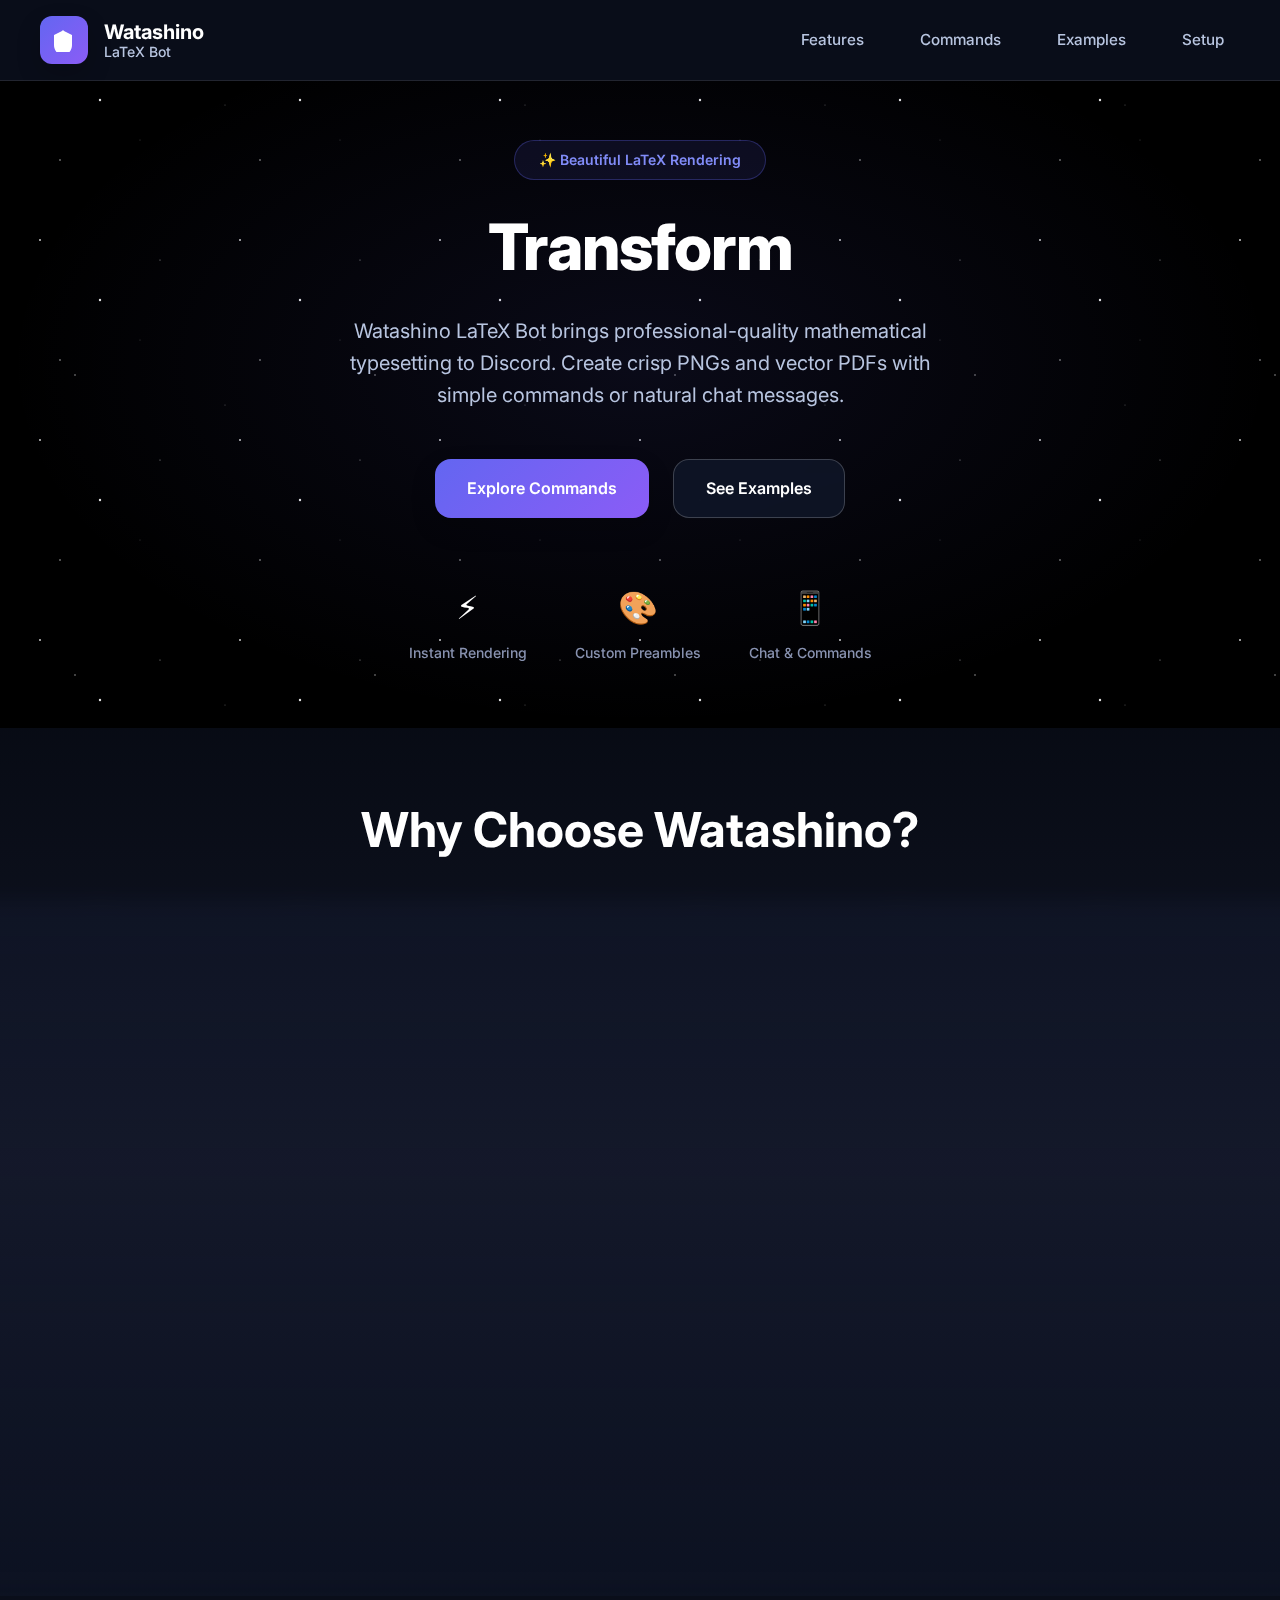
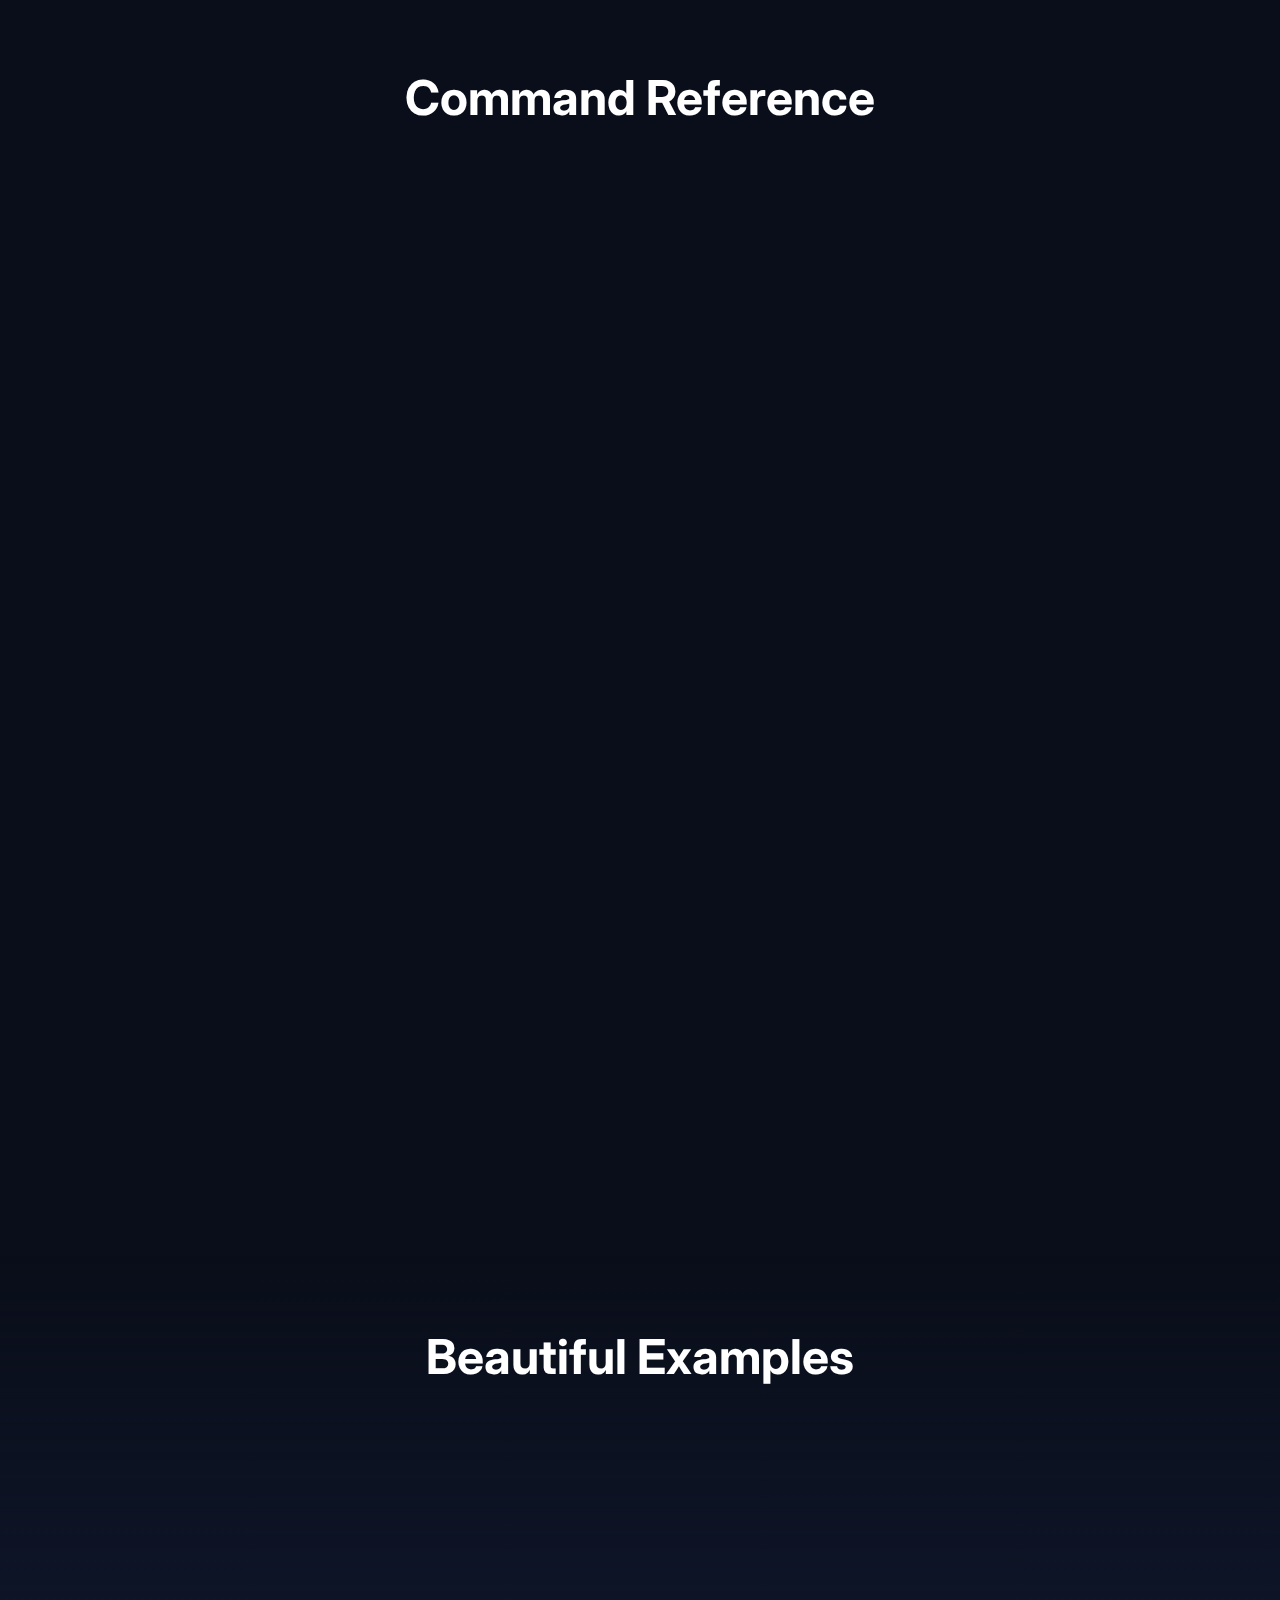
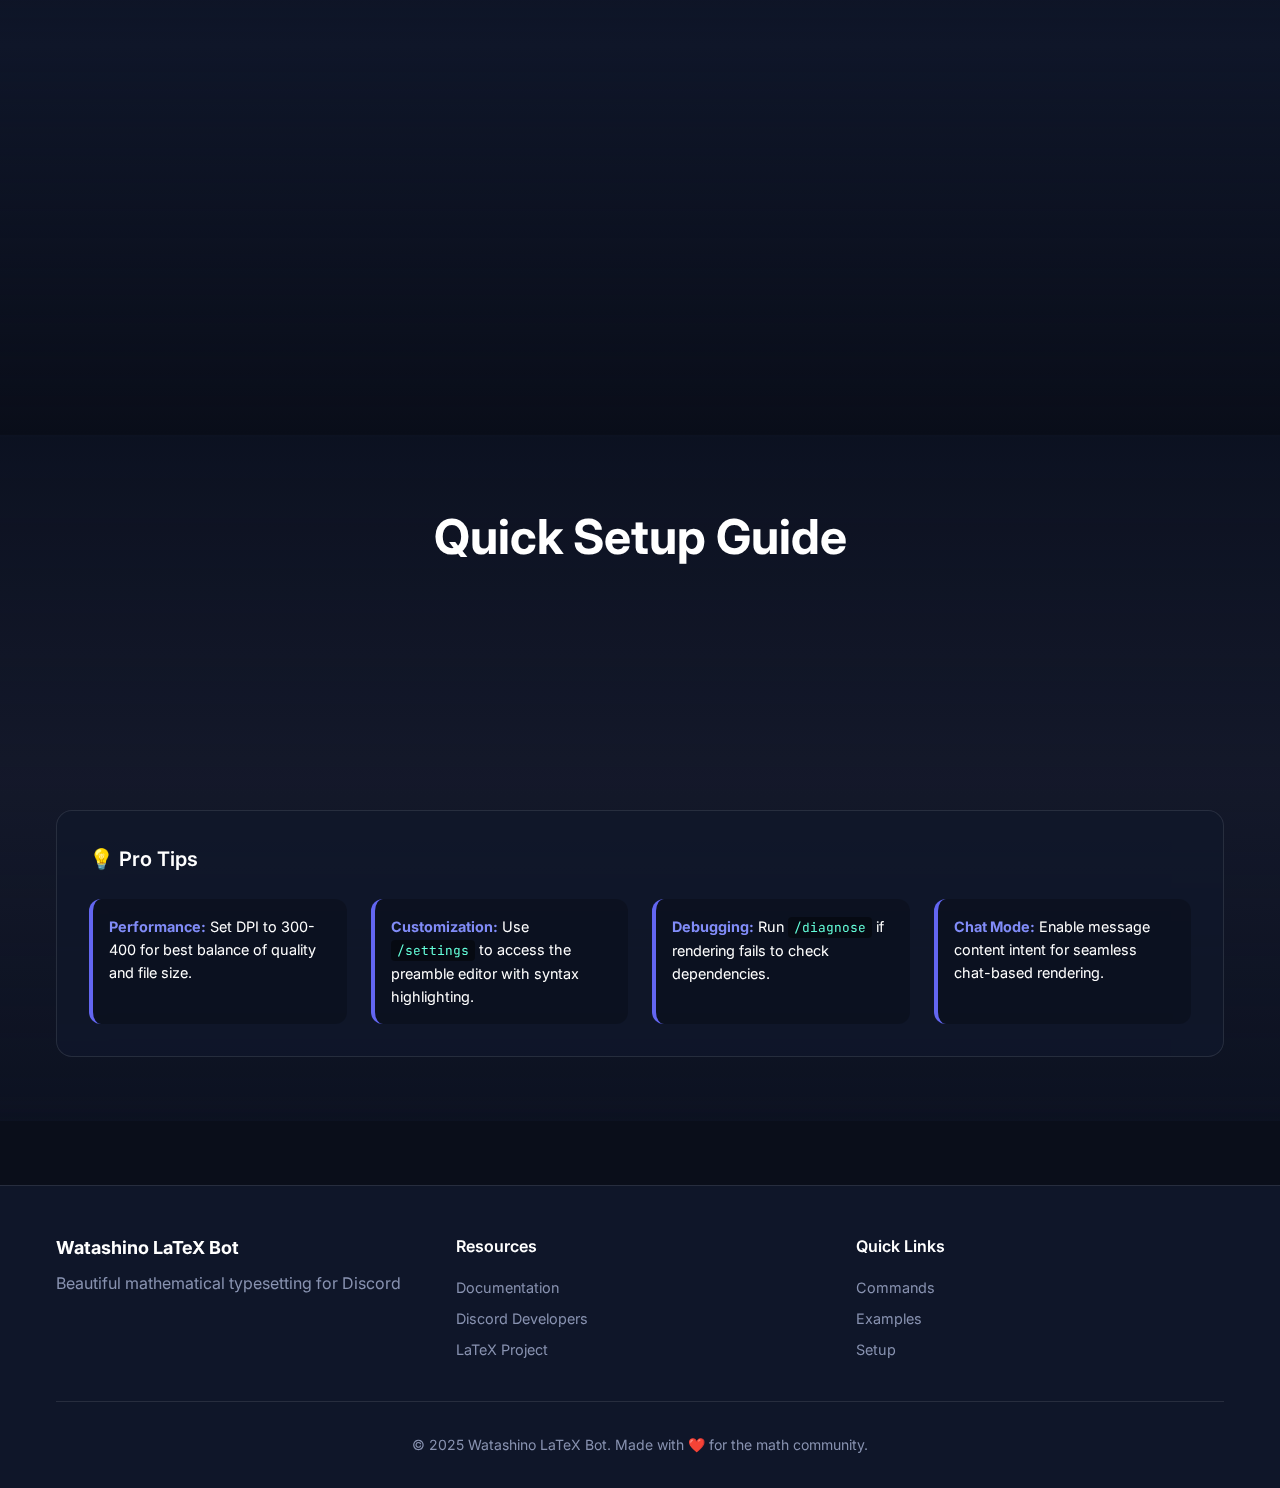
<file: docs/index.html>
<!DOCTYPE html>
<html lang="en">
<head>
  <meta charset="utf-8" />
  <meta name="viewport" content="width=device-width, initial-scale=1" />
  <meta http-equiv="Content-Type" content="text/html; charset=utf-8" />
  <title>Watashino LaTeX Bot — Beautiful LaTeX Rendering for Discord</title>
  <link rel="preconnect" href="https://fonts.googleapis.com">
  <link rel="preconnect" href="https://fonts.gstatic.com" crossorigin>
  <link href="https://fonts.googleapis.com/css2?family=Inter:wght@300;400;500;600;700;800&display=swap" rel="stylesheet">
  <link href="https://fonts.googleapis.com/css2?family=JetBrains+Mono:wght@400;500;600&display=swap" rel="stylesheet">
  <link rel="stylesheet" href="styles.css" />
  <meta name="description" content="Watashino LaTeX Bot renders beautiful LaTeX expressions directly in Discord. Use slash commands or chat messages to create crisp PNGs and vector PDFs." />
  <link rel="icon" href="data:image/svg+xml,<svg xmlns=%22http://www.w3.org/2000/svg%22 viewBox=%220 0 100 100%22><text y=%22.9em%22 font-size=%2290%22>📝</text></svg>">
</head>
<body>
  <div class="stars"></div>
  <div class="twinkling"></div>
  
  <header class="site-header">
    <div class="container header-content">
      <div class="brand">
        <div class="logo">
          <svg viewBox="0 0 24 24" fill="currentColor">
            <path d="M12 2L2 7v10c0 5.55 3.84 9.739 9 11 5.16-1.261 9-5.45 9-11V7l-10-5z"/>
            <text x="12" y="16" text-anchor="middle" font-size="8" fill="white">𝓛</text>
          </svg>
        </div>
        <div class="title">
          <span class="title-main">Watashino</span>
          <span class="title-sub">LaTeX Bot</span>
        </div>
      </div>
      <nav>
        <a href="#features">Features</a>
        <a href="#commands">Commands</a>
        <a href="#examples">Examples</a>
        <a href="#setup">Setup</a>
      </nav>
    </div>
  </header>

  <main>
    <section class="hero">
      <div class="container">
        <div class="hero-badge">✨ Beautiful LaTeX Rendering</div>
        <h1>Transform your math into <span class="gradient-text">stunning visuals</span></h1>
        <p>Watashino LaTeX Bot brings professional-quality mathematical typesetting to Discord. Create crisp PNGs and vector PDFs with simple commands or natural chat messages.</p>
        <div class="cta">
          <a class="btn primary glow" href="#commands">Explore Commands</a>
          <a class="btn glass" href="#examples">See Examples</a>
        </div>
        <div class="hero-stats">
          <div class="stat">
            <div class="stat-number">⚡</div>
            <div class="stat-label">Instant Rendering</div>
          </div>
          <div class="stat">
            <div class="stat-number">🎨</div>
            <div class="stat-label">Custom Preambles</div>
          </div>
          <div class="stat">
            <div class="stat-number">📱</div>
            <div class="stat-label">Chat & Commands</div>
          </div>
        </div>
      </div>
    </section>

    <section class="section glass-section" id="features">
      <div class="container">
        <h2>Why Choose Watashino?</h2>
        <div class="features-grid">
          <div class="feature-card">
            <div class="feature-icon">💬</div>
            <h3>Natural Chat Integration</h3>
            <p>Type LaTeX directly in chat or DMs. The bot automatically detects and renders your expressions with typing indicators.</p>
          </div>
          <div class="feature-card">
            <div class="feature-icon">🎛️</div>
            <h3>Powerful Customization</h3>
            <p>Configure DPI, toggle captions, and edit your LaTeX preamble with an intuitive modal interface.</p>
          </div>
          <div class="feature-card">
            <div class="feature-icon">📄</div>
            <h3>Dual Output Formats</h3>
            <p>Get both PNG images for quick sharing and vector PDFs for professional documents and further editing.</p>
          </div>
          <div class="feature-card">
            <div class="feature-icon">⚙️</div>
            <h3>Smart Processing</h3>
            <p>Auto-detects inline vs display math, supports code fences, and preserves document margins for full LaTeX files.</p>
          </div>
        </div>
      </div>
    </section>

    <section class="section" id="commands">
      <div class="container">
        <h2>Command Reference</h2>
        <div class="cards">
          <div class="card spotlight">
            <div class="card-header">
              <h3>/latex</h3>
              <span class="badge primary">Essential</span>
            </div>
            <p>Transform your LaTeX expression into beautiful PNG and PDF outputs.</p>
            <div class="code-block">
              <pre><code>/latex code: "$\\int_0^1 x^2\\,dx = \\frac{1}{3}$"</code></pre>
            </div>
            <ul class="feature-list">
              <li>Crisp PNG preview with customizable DPI</li>
              <li>Vector PDF for professional use</li>
              <li>Uses your custom preamble automatically</li>
            </ul>
          </div>
          
          <div class="card">
            <div class="card-header">
              <h3>/start</h3>
              <span class="badge">Welcome</span>
            </div>
            <p>Get a warm welcome and comprehensive usage guide to get started quickly.</p>
          </div>
          
          <div class="card">
            <div class="card-header">
              <h3>/settings</h3>
              <span class="badge secondary">Interactive</span>
            </div>
            <p>Open an interactive panel with buttons and modals for easy configuration.</p>
            <ul class="feature-list">
              <li>Toggle code in caption with one click</li>
              <li>Edit your preamble in a full-screen modal</li>
              <li>Real-time settings updates</li>
            </ul>
          </div>
          
          <div class="card">
            <div class="card-header">
              <h3>/setdpi</h3>
              <span class="badge">Quality</span>
            </div>
            <p>Fine-tune image resolution from 100 to 1000 DPI for perfect clarity.</p>
            <div class="code-block">
              <pre><code>/setdpi dpi: 400</code></pre>
            </div>
          </div>
          
          <div class="card">
            <div class="card-header">
              <h3>/getmypreamble</h3>
              <span class="badge">Info</span>
            </div>
            <p>View your current LaTeX preamble configuration.</p>
          </div>
          
          <div class="card">
            <div class="card-header">
              <h3>/overleaf</h3>
              <span class="badge secondary">Editor</span>
            </div>
            <p>Open a modal with a large, code editor-like textarea to type or paste LaTeX comfortably.</p>
            <ul class="feature-list">
              <li>Supports inline math, display math, or full documents</li>
              <li>Returns PNG + PDF on submit</li>
              <li>No features removed—this is an optional, focused workflow</li>
            </ul>
          </div>
          
          <div class="card">
            <div class="card-header">
              <h3>/diagnose</h3>
              <span class="badge warning">Debug</span>
            </div>
            <p>Check if pdflatex and Ghostscript are properly installed and accessible.</p>
          </div>
        </div>
      </div>
    </section>

    <section class="section alt" id="examples">
      <div class="container">
        <h2>Beautiful Examples</h2>
        <div class="examples-showcase">
          <div class="example-card">
            <div class="example-header">
              <h4>Simple Expressions</h4>
              <span class="example-type">Inline Math</span>
            </div>
            <div class="code-preview">
              <div class="code-section">
                <div class="code-label">Input:</div>
                <div class="code-block">
                  <pre><code>$x^2 + y^2 = r^2$</code></pre>
                </div>
              </div>
              <div class="preview-section">
                <div class="preview-label">Result:</div>
                <div class="preview">
                  <img src="circleeq.png" alt="Simple math example" loading="lazy" />
                </div>
              </div>
            </div>
          </div>
          
          <div class="example-card">
            <div class="example-header">
              <h4>Complex Equations</h4>
              <span class="example-type">Display Math</span>
            </div>
            <div class="code-preview">
              <div class="code-section">
                <div class="code-label">Input:</div>
                <div class="code-block">
                  <pre><code>$$\sum_{n=1}^{\infty} \frac{1}{n^2} = \frac{\pi^2}{6}$$</code></pre>
                </div>
              </div>
              <div class="preview-section">
                <div class="preview-label">Result:</div>
                <div class="preview">
                  <img src="complexeq.png" alt="Complex equation example" loading="lazy" />
                </div>
              </div>
            </div>
          </div>
          
          <div class="example-card highlight">
            <div class="example-header">
              <h4>Chat Integration</h4>
              <span class="example-type">Natural Flow</span>
            </div>
            <div class="chat-demo">
              <div class="message user">
                <div class="message-content">$$\frac{d}{dx}[\sin(x)] = \cos(x)$$</div>
              </div>
              <div class="typing-indicator">
                <div class="typing-dots">
                  <span></span><span></span><span></span>
                </div>
                <span>Watashino LaTeX Bot is typing...</span>
              </div>
              <div class="message bot">
                <div class="message-content">
                  <div class="attachment">📎 expression.png • expression.pdf</div>
                </div>
              </div>
            </div>
          </div>
        </div>
      </div>
    </section>

    <section class="section glass-section" id="setup">
      <div class="container">
        <h2>Quick Setup Guide</h2>
        <div class="setup-grid">
          <div class="setup-step">
            <div class="step-number">1</div>
            <div class="step-content">
              <h3>Dependencies</h3>
              <ul class="setup-list">
                <li>Install Python 3.9+</li>
                <li>Install Ghostscript</li>
                <li>Install TeX Live or MiKTeX</li>
              </ul>
            </div>
          </div>
          <div class="setup-step">
            <div class="step-number">2</div>
            <div class="step-content">
              <h3>Configuration</h3>
              <ul class="setup-list">
                <li>Copy <code>.env.example</code> to <code>.env</code></li>
                <li>Add your Discord bot token</li>
                <li>Optional: Enable message content intent</li>
              </ul>
            </div>
          </div>
          <div class="setup-step">
            <div class="step-number">3</div>
            <div class="step-content">
              <h3>Launch</h3>
              <ul class="setup-list">
                <li><code>pip install -r requirements.txt</code></li>
                <li><code>python main.py</code></li>
                <li>Invite bot to your server</li>
              </ul>
            </div>
          </div>
        </div>
        
        <div class="pro-tips">
          <h3>💡 Pro Tips</h3>
          <div class="tips-grid">
            <div class="tip">
              <strong>Performance:</strong> Set DPI to 300-400 for best balance of quality and file size.
            </div>
            <div class="tip">
              <strong>Customization:</strong> Use <code>/settings</code> to access the preamble editor with syntax highlighting.
            </div>
            <div class="tip">
              <strong>Debugging:</strong> Run <code>/diagnose</code> if rendering fails to check dependencies.
            </div>
            <div class="tip">
              <strong>Chat Mode:</strong> Enable message content intent for seamless chat-based rendering.
            </div>
          </div>
        </div>
      </div>
    </section>
  </main>

  <footer class="site-footer">
    <div class="container">
      <div class="footer-content">
        <div class="footer-brand">
          <strong>Watashino LaTeX Bot</strong>
          <p>Beautiful mathematical typesetting for Discord</p>
        </div>
        <div class="footer-links">
          <h4>Resources</h4>
          <a href="README.md">Documentation</a>
          <a href="https://discord.com/developers/applications" target="_blank" rel="noopener">Discord Developers</a>
          <a href="https://www.latex-project.org/" target="_blank" rel="noopener">LaTeX Project</a>
        </div>
        <div class="footer-links">
          <h4>Quick Links</h4>
          <a href="#commands">Commands</a>
          <a href="#examples">Examples</a>
          <a href="#setup">Setup</a>
        </div>
      </div>
      <div class="footer-bottom">
        <p>&copy; 2025 Watashino LaTeX Bot. Made with ❤️ for the math community.</p>
      </div>
    </div>
  </footer>

  <script src="script.js"></script>
</body>
</html>
</file>
<file: docs/styles.css>
/* Enhanced styles for Watashino LaTeX Bot */

/* CSS Custom Properties */
:root {
  /* Dark theme colors */
  --bg-primary: #0a0e1a;
  --bg-secondary: #0f1629;
  --bg-tertiary: #161b2e;
  --bg-glass: rgba(15, 22, 41, 0.8);
  
  /* Text colors */
  --text-primary: #ffffff;
  --text-secondary: #b8c5e0;
  --text-muted: #8892b0;
  --text-accent: #64ffda;
  
  /* Brand colors */
  --primary: #6366f1;
  --primary-light: #818cf8;
  --primary-dark: #4f46e5;
  --secondary: #64ffda;
  --accent: #f59e0b;
  --warning: #f59e0b;
  
  /* Gradients */
  --gradient-primary: linear-gradient(135deg, #6366f1, #8b5cf6);
  --gradient-secondary: linear-gradient(135deg, #64ffda, #3b82f6);
  --gradient-text: linear-gradient(135deg, #6366f1, #8b5cf6, #64ffda);
  
  /* Borders and shadows */
  --border: rgba(255, 255, 255, 0.1);
  --border-light: rgba(255, 255, 255, 0.2);
  --shadow-sm: 0 4px 6px rgba(0, 0, 0, 0.1);
  --shadow-md: 0 10px 25px rgba(0, 0, 0, 0.2);
  --shadow-lg: 0 20px 40px rgba(0, 0, 0, 0.3);
  --shadow-glow: 0 0 40px rgba(99, 102, 241, 0.3);
  
  /* Spacing */
  --space-xs: 0.25rem;
  --space-sm: 0.5rem;
  --space-md: 1rem;
  --space-lg: 1.5rem;
  --space-xl: 2rem;
  --space-2xl: 3rem;
  --space-3xl: 4rem;
  
  /* Border radius */
  --radius-sm: 6px;
  --radius-md: 12px;
  --radius-lg: 16px;
  --radius-xl: 20px;
  
  /* Fonts */
  --font-mono: 'JetBrains Mono', ui-monospace, SFMono-Regular, monospace;
}

/* Global Resets and Base Styles */
*, *::before, *::after {
  box-sizing: border-box;
}

html {
  scroll-behavior: smooth;
  scroll-padding-top: 80px;
}

body {
  margin: 0;
  font-family: 'Inter', system-ui, -apple-system, BlinkMacSystemFont, 'Segoe UI', Roboto, Arial, sans-serif;
  background: var(--bg-primary);
  color: var(--text-primary);
  line-height: 1.6;
  font-weight: 400;
  overflow-x: hidden;
  position: relative;
}

/* Animated Background */
.stars, .twinkling {
  position: fixed;
  top: 0;
  left: 0;
  right: 0;
  bottom: 0;
  width: 100%;
  height: 100%;
  display: block;
  pointer-events: none;
  z-index: -1;
}

.stars {
  background: #000 url('data:image/svg+xml,<svg xmlns="http://www.w3.org/2000/svg" viewBox="0 0 100 100"><circle cx="20" cy="20" r="0.5" fill="white" opacity="0.8"/><circle cx="80" cy="30" r="0.3" fill="white" opacity="0.6"/><circle cx="30" cy="80" r="0.4" fill="white" opacity="0.7"/><circle cx="70" cy="70" r="0.2" fill="white" opacity="0.5"/><circle cx="50" cy="50" r="0.6" fill="white" opacity="0.9"/></svg>') repeat;
  background-size: 200px 200px;
}

.twinkling {
  background: transparent url('data:image/svg+xml,<svg xmlns="http://www.w3.org/2000/svg" viewBox="0 0 100 100"><circle cx="25" cy="25" r="0.3" fill="white" opacity="0.8"><animate attributeName="opacity" values="0.8;0.2;0.8" dur="3s" repeatCount="indefinite"/></circle><circle cx="75" cy="35" r="0.2" fill="white" opacity="0.6"><animate attributeName="opacity" values="0.6;0.1;0.6" dur="4s" repeatCount="indefinite"/></circle></svg>') repeat;
  background-size: 300px 300px;
  animation: move-twink-back 200s linear infinite;
}

@keyframes move-twink-back {
  from { background-position: 0 0; }
  to { background-position: -10000px 5000px; }
}

/* Utility Classes */
.container {
  width: min(1200px, 95%);
  margin: 0 auto;
  padding: 0 var(--space-md);
}

.gradient-text {
  background: var(--gradient-text);
  -webkit-background-clip: text;
  -webkit-text-fill-color: transparent;
  background-clip: text;
  font-weight: 700;
}

.glass {
  background: var(--bg-glass);
  backdrop-filter: blur(20px);
  border: 1px solid var(--border);
}

.glow {
  box-shadow: var(--shadow-glow);
}

/* Header */
.site-header {
  position: fixed;
  top: 0;
  left: 0;
  right: 0;
  z-index: 1000;
  background: rgba(10, 14, 26, 0.95);
  backdrop-filter: blur(20px);
  border-bottom: 1px solid var(--border);
  transition: all 0.3s ease;
}

.header-content {
  display: flex;
  align-items: center;
  justify-content: space-between;
  padding: var(--space-md) 0;
}

.brand {
  display: flex;
  align-items: center;
  gap: var(--space-md);
}

.logo {
  width: 48px;
  height: 48px;
  background: var(--gradient-primary);
  border-radius: var(--radius-md);
  display: grid;
  place-items: center;
  box-shadow: var(--shadow-md);
  transition: transform 0.3s ease;
}

.logo:hover {
  transform: scale(1.05);
}

.logo svg {
  width: 24px;
  height: 24px;
  color: white;
}

.title {
  display: flex;
  flex-direction: column;
  line-height: 1.2;
}

.title-main {
  font-size: 1.25rem;
  font-weight: 700;
  color: var(--text-primary);
}

.title-sub {
  font-size: 0.875rem;
  font-weight: 500;
  color: var(--text-secondary);
}

nav {
  display: flex;
  gap: var(--space-lg);
}

nav a {
  color: var(--text-secondary);
  text-decoration: none;
  font-weight: 500;
  font-size: 0.95rem;
  padding: var(--space-sm) var(--space-md);
  border-radius: var(--radius-sm);
  transition: all 0.3s ease;
  position: relative;
}

nav a:hover {
  color: var(--text-primary);
  background: rgba(255, 255, 255, 0.05);
}

nav a::after {
  content: '';
  position: absolute;
  bottom: -2px;
  left: 50%;
  width: 0;
  height: 2px;
  background: var(--gradient-primary);
  transform: translateX(-50%);
  transition: width 0.3s ease;
}

nav a:hover::after {
  width: 80%;
}

/* Hero Section */
.hero {
  padding: 140px 0 var(--space-3xl);
  text-align: center;
  background: radial-gradient(ellipse at center, rgba(99, 102, 241, 0.1) 0%, transparent 70%);
}

.hero-badge {
  display: inline-block;
  padding: var(--space-sm) var(--space-lg);
  background: rgba(99, 102, 241, 0.1);
  border: 1px solid rgba(99, 102, 241, 0.3);
  border-radius: 50px;
  color: var(--primary-light);
  font-size: 0.875rem;
  font-weight: 600;
  margin-bottom: var(--space-xl);
  animation: pulse 3s ease-in-out infinite;
}

@keyframes pulse {
  0%, 100% { transform: scale(1); opacity: 1; }
  50% { transform: scale(1.05); opacity: 0.9; }
}

.hero h1 {
  font-size: clamp(2.5rem, 5vw, 4rem);
  font-weight: 800;
  line-height: 1.1;
  margin: 0 0 var(--space-xl);
  letter-spacing: -0.02em;
}

.hero p {
  font-size: 1.25rem;
  color: var(--text-secondary);
  max-width: 600px;
  margin: 0 auto var(--space-2xl);
  line-height: 1.6;
}

.cta {
  display: flex;
  justify-content: center;
  gap: var(--space-lg);
  margin-bottom: var(--space-3xl);
  flex-wrap: wrap;
}

.btn {
  display: inline-flex;
  align-items: center;
  padding: var(--space-md) var(--space-xl);
  border-radius: var(--radius-lg);
  font-weight: 600;
  font-size: 1rem;
  text-decoration: none;
  transition: all 0.3s ease;
  position: relative;
  overflow: hidden;
}

.btn::before {
  content: '';
  position: absolute;
  top: 0;
  left: -100%;
  width: 100%;
  height: 100%;
  background: linear-gradient(90deg, transparent, rgba(255, 255, 255, 0.1), transparent);
  transition: left 0.6s ease;
}

.btn:hover::before {
  left: 100%;
}

.btn.primary {
  background: var(--gradient-primary);
  color: white;
  border: none;
  box-shadow: var(--shadow-md);
}

.btn.primary:hover {
  transform: translateY(-2px);
  box-shadow: var(--shadow-lg);
}

.btn.glass {
  background: var(--bg-glass);
  color: var(--text-primary);
  border: 1px solid var(--border-light);
  backdrop-filter: blur(20px);
}

.btn.glass:hover {
  background: rgba(255, 255, 255, 0.1);
  border-color: var(--border-light);
}

.hero-stats {
  display: flex;
  justify-content: center;
  gap: var(--space-2xl);
  flex-wrap: wrap;
}

.stat {
  text-align: center;
}

.stat-number {
  font-size: 2rem;
  margin-bottom: var(--space-sm);
}

.stat-label {
  font-size: 0.875rem;
  color: var(--text-muted);
  font-weight: 500;
}

/* Sections */
.section {
  padding: var(--space-3xl) 0;
  position: relative;
}

.section.alt {
  background: linear-gradient(180deg, transparent, var(--bg-secondary) 50%, transparent);
}

.section.glass-section {
  background: linear-gradient(180deg, 
    rgba(15, 22, 41, 0.5), 
    rgba(22, 27, 46, 0.8), 
    rgba(15, 22, 41, 0.5)
  );
  backdrop-filter: blur(10px);
}

.section h2 {
  font-size: clamp(2rem, 4vw, 3rem);
  font-weight: 700;
  text-align: center;
  margin: 0 0 var(--space-2xl);
  color: var(--text-primary);
}

/* Feature Grid */
.features-grid {
  display: grid;
  grid-template-columns: repeat(auto-fit, minmax(280px, 1fr));
  gap: var(--space-xl);
}

.feature-card {
  background: var(--bg-glass);
  backdrop-filter: blur(20px);
  border: 1px solid var(--border);
  border-radius: var(--radius-lg);
  padding: var(--space-xl);
  text-align: center;
  transition: all 0.3s ease;
}

.feature-card:hover {
  transform: translateY(-5px);
  border-color: var(--border-light);
  box-shadow: var(--shadow-lg);
}

.feature-icon {
  font-size: 3rem;
  margin-bottom: var(--space-lg);
  display: block;
}

.feature-card h3 {
  font-size: 1.25rem;
  font-weight: 600;
  margin: 0 0 var(--space-md);
  color: var(--text-primary);
}

.feature-card p {
  color: var(--text-secondary);
  line-height: 1.6;
  margin: 0;
}

/* Cards Grid */
.cards {
  display: grid;
  grid-template-columns: repeat(auto-fit, minmax(320px, 1fr));
  gap: var(--space-xl);
}

.card {
  background: var(--bg-glass);
  backdrop-filter: blur(20px);
  border: 1px solid var(--border);
  border-radius: var(--radius-lg);
  padding: var(--space-xl);
  transition: all 0.3s ease;
  position: relative;
}

.card:hover {
  transform: translateY(-3px);
  border-color: var(--border-light);
  box-shadow: var(--shadow-md);
}

.card.spotlight {
  border-color: var(--primary);
  box-shadow: 0 0 30px rgba(99, 102, 241, 0.2);
}

.card-header {
  display: flex;
  align-items: center;
  justify-content: space-between;
  margin-bottom: var(--space-md);
}

.card h3 {
  font-size: 1.25rem;
  font-weight: 600;
  margin: 0;
  color: var(--text-primary);
  font-family: var(--font-mono);
}

.badge {
  padding: var(--space-xs) var(--space-sm);
  border-radius: var(--radius-sm);
  font-size: 0.75rem;
  font-weight: 600;
  text-transform: uppercase;
  letter-spacing: 0.5px;
}

.badge.primary {
  background: var(--gradient-primary);
  color: white;
}

.badge.secondary {
  background: rgba(100, 255, 218, 0.2);
  color: var(--secondary);
  border: 1px solid rgba(100, 255, 218, 0.3);
}

.badge.warning {
  background: rgba(245, 158, 11, 0.2);
  color: var(--warning);
  border: 1px solid rgba(245, 158, 11, 0.3);
}

.card p {
  color: var(--text-secondary);
  margin: 0 0 var(--space-md);
  line-height: 1.6;
}

.feature-list {
  list-style: none;
  padding: 0;
  margin: var(--space-md) 0 0;
}

.feature-list li {
  color: var(--text-muted);
  font-size: 0.9rem;
  margin-bottom: var(--space-sm);
  padding-left: var(--space-lg);
  position: relative;
}

.feature-list li::before {
  content: '✓';
  position: absolute;
  left: 0;
  color: var(--secondary);
  font-weight: bold;
}

/* Code Blocks */
.code-block {
  background: rgba(0, 0, 0, 0.4);
  border: 1px solid var(--border);
  border-radius: var(--radius-md);
  padding: var(--space-md);
  margin: var(--space-md) 0;
  overflow-x: auto;
}

.code-block pre {
  margin: 0;
  font-family: var(--font-mono);
  font-size: 0.875rem;
  color: var(--text-accent);
  white-space: pre-wrap;
  word-break: break-all;
}

.code-block code {
  font-family: var(--font-mono);
  font-size: 0.875rem;
}

/* Examples Showcase */
.examples-showcase {
  display: grid;
  grid-template-columns: repeat(auto-fit, minmax(350px, 1fr));
  gap: var(--space-xl);
}

.example-card {
  background: var(--bg-glass);
  backdrop-filter: blur(20px);
  border: 1px solid var(--border);
  border-radius: var(--radius-lg);
  padding: var(--space-xl);
  transition: all 0.3s ease;
}

.example-card:hover {
  transform: translateY(-3px);
  border-color: var(--border-light);
  box-shadow: var(--shadow-md);
}

.example-card.highlight {
  border-color: var(--secondary);
  box-shadow: 0 0 30px rgba(100, 255, 218, 0.1);
}

.example-header {
  display: flex;
  align-items: center;
  justify-content: space-between;
  margin-bottom: var(--space-lg);
}

.example-header h4 {
  margin: 0;
  font-size: 1.125rem;
  font-weight: 600;
  color: var(--text-primary);
}

.example-type {
  padding: var(--space-xs) var(--space-sm);
  background: rgba(100, 255, 218, 0.1);
  color: var(--secondary);
  border-radius: var(--radius-sm);
  font-size: 0.75rem;
  font-weight: 500;
}

.code-preview {
  display: grid;
  gap: var(--space-lg);
}

.code-section, .preview-section {
  display: grid;
  gap: var(--space-sm);
}

.code-label, .preview-label {
  font-size: 0.875rem;
  font-weight: 600;
  color: var(--text-muted);
  text-transform: uppercase;
  letter-spacing: 0.5px;
}

.preview {
  background: rgba(0, 0, 0, 0.3);
  border: 2px dashed var(--border);
  border-radius: var(--radius-md);
  padding: var(--space-lg);
  display: flex;
  justify-content: center;
  align-items: center;
  min-height: 100px;
}

.preview img {
  max-width: 100%;
  height: auto;
  border-radius: var(--radius-sm);
  box-shadow: var(--shadow-sm);
}

/* Chat Demo */
.chat-demo {
  background: rgba(0, 0, 0, 0.3);
  border-radius: var(--radius-md);
  padding: var(--space-lg);
  display: grid;
  gap: var(--space-md);
}

.message {
  display: flex;
  gap: var(--space-md);
  align-items: flex-start;
}

.message.user {
  justify-self: end;
  flex-direction: row-reverse;
}

.message.user .message-content {
  background: var(--gradient-primary);
  color: white;
}

.message.bot .message-content {
  background: var(--bg-tertiary);
  color: var(--text-primary);
}

.message-content {
  padding: var(--space-md);
  border-radius: var(--radius-md);
  max-width: 80%;
  font-family: var(--font-mono);
  font-size: 0.875rem;
}

.attachment {
  display: flex;
  align-items: center;
  gap: var(--space-sm);
  color: var(--text-accent);
}

.typing-indicator {
  display: flex;
  align-items: center;
  gap: var(--space-md);
  color: var(--text-muted);
  font-size: 0.875rem;
}

.typing-dots {
  display: flex;
  gap: var(--space-xs);
}

.typing-dots span {
  width: 6px;
  height: 6px;
  background: var(--text-muted);
  border-radius: 50%;
  animation: typing 1.4s ease-in-out infinite;
}

.typing-dots span:nth-child(2) {
  animation-delay: 0.2s;
}

.typing-dots span:nth-child(3) {
  animation-delay: 0.4s;
}

@keyframes typing {
  0%, 60%, 100% {
    transform: translateY(0);
    opacity: 0.4;
  }
  30% {
    transform: translateY(-10px);
    opacity: 1;
  }
}

/* Setup Section */
.setup-grid {
  display: grid;
  grid-template-columns: repeat(auto-fit, minmax(250px, 1fr));
  gap: var(--space-xl);
  margin-bottom: var(--space-2xl);
}

.setup-step {
  display: flex;
  gap: var(--space-lg);
  align-items: flex-start;
}

.step-number {
  width: 48px;
  height: 48px;
  background: var(--gradient-primary);
  color: white;
  border-radius: 50%;
  display: grid;
  place-items: center;
  font-weight: 700;
  font-size: 1.125rem;
  flex-shrink: 0;
}

.step-content h3 {
  margin: 0 0 var(--space-md);
  font-size: 1.125rem;
  font-weight: 600;
  color: var(--text-primary);
}

.setup-list {
  list-style: none;
  padding: 0;
  margin: 0;
}

.setup-list li {
  color: var(--text-secondary);
  margin-bottom: var(--space-sm);
  padding-left: var(--space-lg);
  position: relative;
  font-size: 0.9rem;
}

.setup-list li::before {
  content: '→';
  position: absolute;
  left: 0;
  color: var(--primary-light);
  font-weight: bold;
}

.setup-list code {
  background: rgba(0, 0, 0, 0.3);
  padding: 2px 6px;
  border-radius: 4px;
  font-family: var(--font-mono);
  font-size: 0.8rem;
  color: var(--text-accent);
}

.pro-tips {
  background: var(--bg-glass);
  backdrop-filter: blur(20px);
  border: 1px solid var(--border);
  border-radius: var(--radius-lg);
  padding: var(--space-xl);
}

.pro-tips h3 {
  margin: 0 0 var(--space-lg);
  font-size: 1.25rem;
  font-weight: 600;
  color: var(--text-primary);
}

.tips-grid {
  display: grid;
  grid-template-columns: repeat(auto-fit, minmax(250px, 1fr));
  gap: var(--space-lg);
}

.tip {
  padding: var(--space-md);
  background: rgba(0, 0, 0, 0.2);
  border-radius: var(--radius-md);
  border-left: 4px solid var(--primary);
  font-size: 0.9rem;
  line-height: 1.6;
}

.tip strong {
  color: var(--primary-light);
}

.tip code {
  background: rgba(0, 0, 0, 0.4);
  padding: 2px 6px;
  border-radius: 4px;
  font-family: var(--font-mono);
  font-size: 0.8rem;
  color: var(--text-accent);
}

/* Footer */
.site-footer {
  background: var(--bg-secondary);
  border-top: 1px solid var(--border);
  padding: var(--space-2xl) 0 var(--space-xl);
  margin-top: var(--space-3xl);
}

.footer-content {
  display: grid;
  grid-template-columns: repeat(auto-fit, minmax(250px, 1fr));
  gap: var(--space-xl);
  margin-bottom: var(--space-xl);
}

.footer-brand strong {
  font-size: 1.125rem;
  color: var(--text-primary);
}

.footer-brand p {
  color: var(--text-muted);
  margin: var(--space-sm) 0 0;
}

.footer-links h4 {
  margin: 0 0 var(--space-md);
  font-size: 1rem;
  font-weight: 600;
  color: var(--text-primary);
}

.footer-links a {
  display: block;
  color: var(--text-muted);
  text-decoration: none;
  margin-bottom: var(--space-sm);
  font-size: 0.9rem;
  transition: color 0.3s ease;
}

.footer-links a:hover {
  color: var(--text-primary);
}

.footer-bottom {
  text-align: center;
  padding-top: var(--space-xl);
  border-top: 1px solid var(--border);
}

.footer-bottom p {
  margin: 0;
  color: var(--text-muted);
  font-size: 0.875rem;
}

/* Responsive Design */
@media (max-width: 768px) {
  .container {
    width: 95%;
    padding: 0 var(--space-sm);
  }
  
  .header-content {
    flex-direction: column;
    gap: var(--space-lg);
    text-align: center;
  }
  
  .brand {
    justify-content: center;
  }
  
  nav {
    justify-content: center;
    flex-wrap: wrap;
  }
  
  .hero {
    padding: 120px 0 var(--space-2xl);
  }
  
  .cta {
    flex-direction: column;
    align-items: center;
  }
  
  .hero-stats {
    gap: var(--space-lg);
  }
  
  .section {
    padding: var(--space-2xl) 0;
  }
  
  .cards, .features-grid, .examples-showcase {
    grid-template-columns: 1fr;
  }
  
  .setup-grid {
    grid-template-columns: 1fr;
  }
  
  .setup-step {
    flex-direction: column;
    text-align: center;
  }
  
  .tips-grid {
    grid-template-columns: 1fr;
  }
  
  .footer-content {
    grid-template-columns: 1fr;
    text-align: center;
  }
}

@media (max-width: 480px) {
  .hero h1 {
    font-size: 2rem;
  }
  
  .hero p {
    font-size: 1rem;
  }
  
  .section h2 {
    font-size: 1.75rem;
  }
  
  .btn {
    padding: var(--space-sm) var(--space-lg);
    font-size: 0.9rem;
  }
}

/* Animations */
@keyframes fadeInUp {
  from {
    opacity: 0;
    transform: translateY(30px);
  }
  to {
    opacity: 1;
    transform: translateY(0);
  }
}

.card, .feature-card, .example-card {
  animation: fadeInUp 0.6s ease-out;
}

/* Accessibility */
@media (prefers-reduced-motion: reduce) {
  *, *::before, *::after {
    animation-duration: 0.01ms !important;
    animation-iteration-count: 1 !important;
    transition-duration: 0.01ms !important;
  }
  
  .twinkling {
    animation: none;
  }
}

/* Focus states */
.btn:focus-visible,
nav a:focus-visible,
.footer-links a:focus-visible {
  outline: 2px solid var(--primary);
  outline-offset: 2px;
}

/* High contrast mode support */
@media (prefers-contrast: high) {
  :root {
    --border: rgba(255, 255, 255, 0.3);
    --border-light: rgba(255, 255, 255, 0.5);
  }
}
</file>
